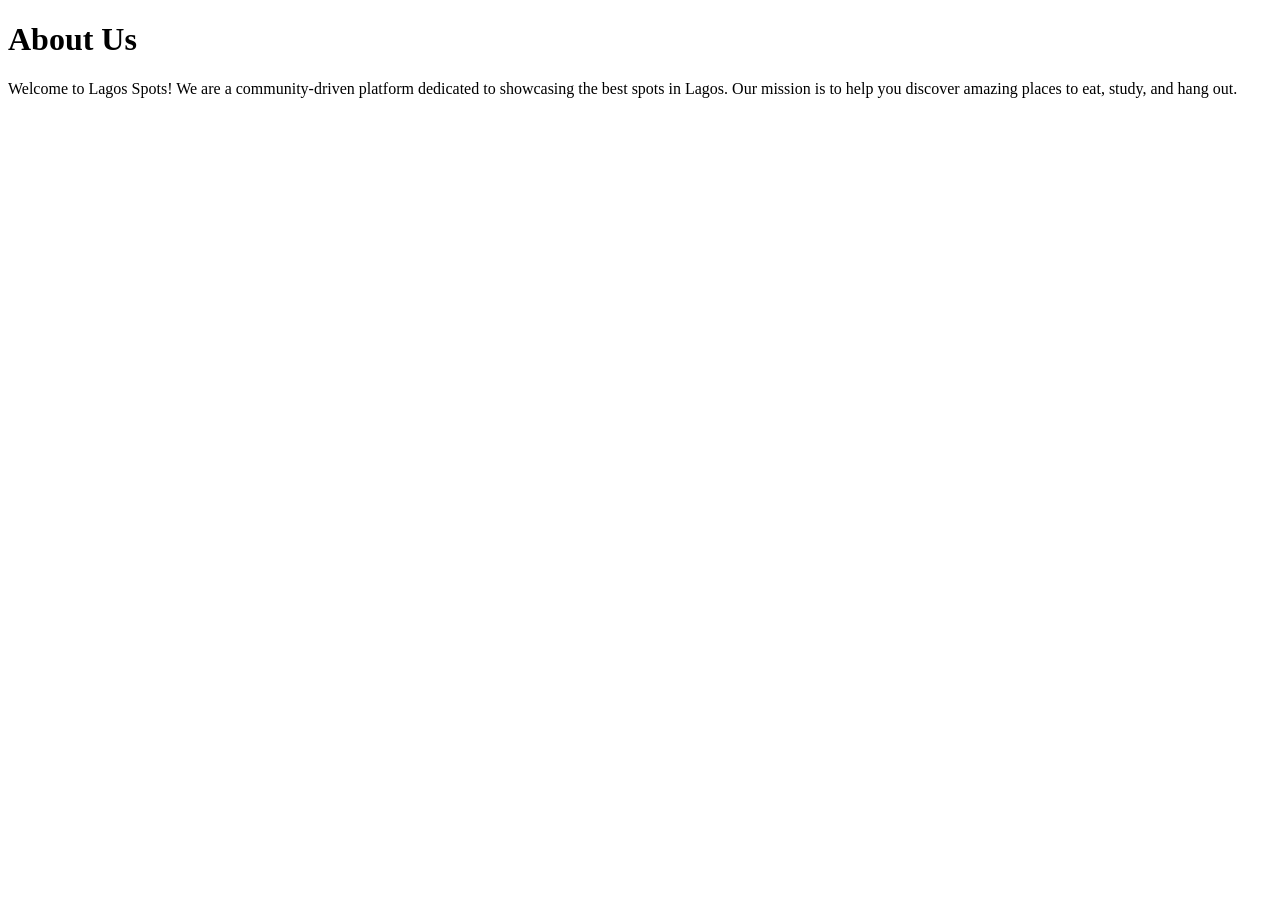
<file: about.html>
<!DOCTYPE html>
<html lang="en">
<head>
    <meta charset="UTF-8">
    <meta name="viewport" content="width=device-width, initial-scale=1.0">
    <title>About Us — Lagos Spots</title>
</head>
<body>
    <main>
        <h1>About Us</h1>
        <p>Welcome to Lagos Spots! We are a community-driven platform dedicated to showcasing the best spots in Lagos. Our mission is to help you discover amazing places to eat, study, and hang out.</p>
    </main>
</body>
</html>
</file>
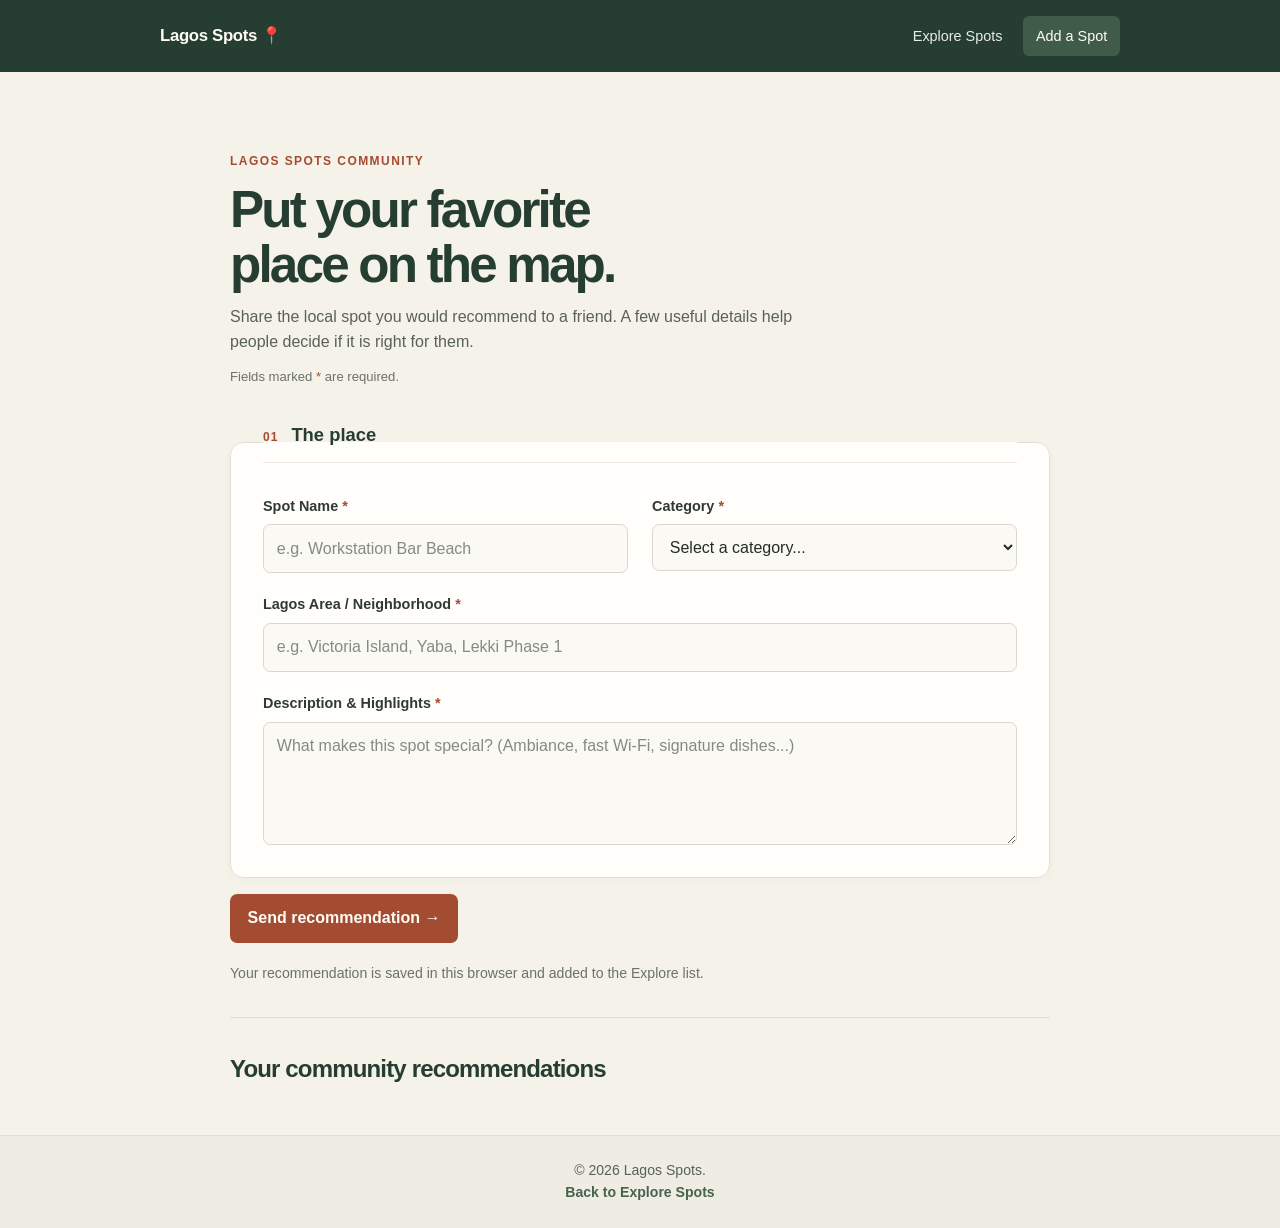
<file: submit.html>
<!DOCTYPE html>
<html lang='en'>

<head>
    <meta charset='UTF-8'>
    <meta name='viewport' content='width=device-width, initial-scale=1.0'>
    <title>Add a New Spot — Lagos Spots</title>
    <link rel="stylesheet" href="./style.css">
    <script src="./script.js" defer></script>
</head>

<body>
    <header>
        <a href='index.html' class='logo'>Lagos Spots 📍</a>
        <nav aria-label='Main Navigation'>
            <ul>
                <li><a href='index.html'>Explore Spots</a></li>
                <li><a href='submit.html' aria-current='page'>Add a Spot</a></li>
            </ul>
        </nav>
    </header>

    <main>
        <section aria-labelledby='page-title'>
            <p class="form-eyebrow">LAGOS SPOTS COMMUNITY</p>
            <h1 class="spot_title" id='page-title'>Put your favorite place on the map.</h1>
            <p>Share the local spot you would recommend to a friend. A few useful details help people decide if it is right for them.</p>
            <p><small>Fields marked <abbr title='required'>*</abbr> are required.</small></p>
        </section>

        <form id='add-spot-form'>
            <fieldset>
                <legend><span>01</span> The place</legend>
                <div class='form-group'>
                    <label for='spot-name'>Spot Name <abbr title='required'>*</abbr></label>
                    <input type='text' id='spot-name' name='spotName' placeholder='e.g. Workstation Bar Beach'
                        autocomplete='organization' required minlength='3' maxlength='80'>
                </div>

                <div class='form-group'>
                    <label for='spot-category'>Category <abbr title='required'>*</abbr></label>
                    <select id='spot-category' name='category' required>
                        <option value=''>Select a category...</option>
                        <optgroup label='Places to eat and drink'>
                            <option value='food'>Food &amp; Dining</option>
                            <option value='nightlife'>Nightlife &amp; Drinks</option>
                        </optgroup>
                        <optgroup label='Places to explore'>
                            <option value='study'>Co-working &amp; Study</option>
                            <option value='events'>Arts &amp; Events</option>
                        </optgroup>
                    </select>
                </div>
                <div class='form-group'>
                    <label for='spot-area'>Lagos Area / Neighborhood <abbr title='required'>*</abbr></label>
                    <input type='text' id='spot-area' name='area' list='lagos-areas'
                        placeholder='e.g. Victoria Island, Yaba, Lekki Phase 1' required>
                    <datalist id='lagos-areas'>
                        <option value='Ikeja'></option>
                        <option value='Ikoyi'></option>
                        <option value='Lekki'></option>
                        <option value='Surulere'></option>
                        <option value='Yaba'></option>
                    </datalist>
                </div>
                <div class='form-group'>
                    <label for='spot-description'>Description &amp; Highlights <abbr title='required'>*</abbr></label>
                    <textarea id='spot-description' name='description' rows='4' maxlength='500'
                        placeholder='What makes this spot special? (Ambiance, fast Wi-Fi, signature dishes...)' required
                        minlength='15'></textarea>
                </div>
            </fieldset>
            <button type='submit'>Send recommendation <span aria-hidden='true'>→</span></button>
        </form>

        <p class='form-note'>Your recommendation is saved in this browser and added to the Explore list.</p>
        <section class='submitted-spots' aria-labelledby='submitted-spots-title'>
            <h2 id='submitted-spots-title'>Your community recommendations</h2>
            <p class='spots-status' id='spots-status' role='status' aria-live='polite'></p>
            <div class='spots-grid' id='spots-list'></div>
        </section>
    </main>

    <footer>
        <p>&copy; <time datetime='2026'>2026</time> Lagos Spots.</p>
        <a href='index.html'>Back to Explore Spots</a>
    </footer>
</body>

</html>
</file>
<file: style.css>
/* Universal Reset */
* {
  margin: 0;
  padding: 0;
  box-sizing: border-box;
}

a {
  text-decoration: none;
}

/* ==========================================================================
   Page Layout & Wrapper Constraints
   ========================================================================== */
.page-container {
  width: 100%;
  max-width: 1200px;
  /* Prevents line lengths from stretching on ultrawide monitors */
  margin: 0 auto;
  /* Centers container horizontally */
  padding: 0 1.25rem;
}

/* ==========================================================================
   Responsive Header (Mobile-First)
   ========================================================================== */
.header {
  display: flex;
  flex-direction: column;
  /* Stack logo and nav vertically on mobile */
  gap: 1rem;
  padding: 1rem 0;
  border-bottom: 1px solid #e2e8f0;
  background-color: tomato;
}

.nav__list {
  display: flex;
  gap: 1rem;
  list-style: none;
}

/* Tablet & Desktop Header Enhancement */
@media (min-width: 768px) {
  .header {
    flex-direction: row;
    /* Switch to single row */
    justify-content: space-between;
    align-items: center;
    background-color: darkolivegreen;
  }
}

/* ==========================================================================
   Spots Directory Grid
   ========================================================================== */
.spots-grid {
  display: grid;
  grid-template-columns: repeat(auto-fit, minmax(280px, 1fr));
  gap: 1.5rem;
  margin-top: 2rem;
}



/* Theme Styles */

.light-theme {
  --bg-color: #ffffff;
  --text-color: #1a202c;
  --link-color: #3182ce;
  --header-bg: #f7fafc;
}

.dark-theme {
  --bg-color: #1a202c;
  --text-color: #edf2f7;
  --link-color: #63b3ed;
  --header-bg: #2d3748;
}

.bg-white {
  background-color: rgb(255 255 255);
}

.dark .dark\:bg-slate-900 {
  background-color: rgb(15 23 42);
}

.active {
  background-color: dodgerblue;
  padding: 5px;
  border: 0;
}

.innert {
  background-color: tomato;
  padding: 5px;
  border: 0;
}

#fave {
  background-color:bisque;
  padding: 5px;
  border: 0;
}

/* Spot recommendation form */
body:has(#add-spot-form) {
  min-height: 100vh;
  background: #f5f2e9;
  color: #242d24;
  font-family: "Avenir Next", Avenir, "Segoe UI", sans-serif;
  line-height: 1.55;
}

body:has(#add-spot-form) > header {
  display: flex;
  align-items: center;
  justify-content: space-between;
  gap: 1rem;
  padding: 1rem max(1.25rem, calc((100% - 960px) / 2));
  background: #263d32;
  color: #fffdf5;
}

body:has(#add-spot-form) > header .logo {
  color: inherit;
  font-size: 1.05rem;
  font-weight: 700;
  letter-spacing: -0.02em;
}

body:has(#add-spot-form) > header nav ul {
  display: flex;
  flex-wrap: wrap;
  gap: 0.5rem;
  list-style: none;
}

body:has(#add-spot-form) > header nav a {
  display: block;
  padding: 0.55rem 0.8rem;
  border-radius: 0.4rem;
  color: #e8eee7;
  font-size: 0.9rem;
}

body:has(#add-spot-form) > header nav a[aria-current="page"] {
  background: #405b49;
  color: #fffdf5;
}

body:has(#add-spot-form) > main {
  width: min(100% - 2rem, 820px);
  margin: 0 auto;
  padding: clamp(2.5rem, 7vw, 5rem) 0 3rem;
}

body:has(#add-spot-form) main > section:first-child {
  max-width: 650px;
  margin-bottom: 2rem;
}

.form-eyebrow {
  margin-bottom: 0.7rem;
  color: #a44c32;
  font-size: 0.75rem;
  font-weight: 700;
  letter-spacing: 0.12em;
}

body:has(#add-spot-form) .spot_title {
  max-width: 620px;
  margin-bottom: 0.8rem;
  color: #263d32;
  font-size: clamp(2rem, 5vw, 3.2rem);
  font-weight: 700;
  letter-spacing: -0.055em;
  line-height: 1.08;
  text-wrap: balance;
}

body:has(#add-spot-form) main > section:first-child > p:not(.form-eyebrow) {
  max-width: 580px;
  color: #586258;
}

body:has(#add-spot-form) main > section:first-child small {
  display: inline-block;
  margin-top: 0.8rem;
  color: #69736a;
  font-size: 0.82rem;
}

body:has(#add-spot-form) abbr[title="required"] {
  color: #a44c32;
  text-decoration: none;
}

#add-spot-form {
  display: grid;
  gap: 1rem;
}

#add-spot-form > fieldset {
  display: grid;
  grid-template-columns: repeat(2, minmax(0, 1fr));
  gap: 1.25rem 1.5rem;
  min-width: 0;
  padding: clamp(1.25rem, 4vw, 2rem);
  border: 1px solid #e1dfd4;
  border-radius: 0.85rem;
  background: #fffefb;
  box-shadow: 0 2px 6px rgba(38, 61, 50, 0.04);
}

#add-spot-form > fieldset > legend {
  grid-column: 1 / -1;
  width: 100%;
  padding-bottom: 0.75rem;
  border-bottom: 1px solid #ebe9e0;
  color: #263d32;
  font-size: 1.15rem;
  font-weight: 700;
}

#add-spot-form > fieldset > legend span {
  margin-right: 0.5rem;
  color: #a44c32;
  font-size: 0.75rem;
  letter-spacing: 0.08em;
}

#add-spot-form .form-group {
  display: grid;
  align-content: start;
  gap: 0.45rem;
  min-width: 0;
}

#add-spot-form label,
#add-spot-form fieldset fieldset legend {
  color: #303a31;
  font-size: 0.9rem;
  font-weight: 600;
}

#add-spot-form input:not([type="checkbox"]):not([type="radio"]),
#add-spot-form select,
#add-spot-form textarea {
  width: 100%;
  min-height: 2.9rem;
  padding: 0.7rem 0.8rem;
  border: 1px solid #d6d8ce;
  border-radius: 0.45rem;
  background: #faf9f4;
  color: #242d24;
  font: inherit;
}

#add-spot-form textarea {
  min-height: 7rem;
  resize: vertical;
}

#add-spot-form input::placeholder,
#add-spot-form textarea::placeholder {
  color: #858b82;
}

#add-spot-form input:focus-visible,
#add-spot-form select:focus-visible,
#add-spot-form textarea:focus-visible,
#add-spot-form button:focus-visible,
body:has(#add-spot-form) a:focus-visible {
  outline: 3px solid #c46a45;
  outline-offset: 3px;
}

#add-spot-form > fieldset:first-of-type > .form-group:has(#spot-area),
#add-spot-form > fieldset:first-of-type > .form-group:has(#spot-description) {
  grid-column: 1 / -1;
}

#add-spot-form > fieldset:nth-of-type(2) > p,
#add-spot-form > fieldset:nth-of-type(2) > fieldset {
  grid-column: 1 / -1;
}

#add-spot-form > fieldset fieldset {
  display: flex;
  flex-wrap: wrap;
  align-items: center;
  gap: 0.65rem 1.25rem;
  min-width: 0;
  padding: 1rem;
  border: 1px solid #e7e5db;
  border-radius: 0.55rem;
}

#add-spot-form > fieldset fieldset legend {
  padding: 0 0.35rem;
}

#add-spot-form > fieldset fieldset p {
  flex-basis: 100%;
  margin-top: -0.35rem;
  color: #69736a;
  font-size: 0.85rem;
}

#add-spot-form > fieldset fieldset .form-group,
#add-spot-form > .form-group {
  display: flex;
  align-items: center;
  gap: 0.55rem;
}

#add-spot-form input[type="checkbox"],
#add-spot-form input[type="radio"] {
  width: 1.1rem;
  height: 1.1rem;
  margin: 0;
  accent-color: #47634d;
}

#add-spot-form > .form-group {
  padding: 0.35rem 0.1rem;
}

#add-spot-form > button[type="submit"] {
  justify-self: start;
  min-height: 3rem;
  padding: 0.75rem 1.1rem;
  border: 0;
  border-radius: 0.45rem;
  background: #a44c32;
  color: #fffdf8;
  cursor: pointer;
  font: inherit;
  font-weight: 700;
  transition: background-color 150ms ease, transform 150ms ease;
}

#add-spot-form > button[type="submit"]:hover {
  background: #873d29;
}

#add-spot-form > button[type="submit"]:active {
  transform: scale(0.98);
}

.form-note {
  margin-top: 1.25rem;
  color: #69736a;
  font-size: 0.88rem;
}

body:has(#add-spot-form) > footer {
  padding: 1.5rem 1rem;
  border-top: 1px solid #e1dfd4;
  background: #eeece3;
  color: #586258;
  font-size: 0.88rem;
  text-align: center;
}

body:has(#add-spot-form) > footer a {
  color: #47634d;
  font-weight: 600;
}

@media (max-width: 600px) {
  body:has(#add-spot-form) > header {
    align-items: flex-start;
    flex-direction: column;
  }

  #add-spot-form > fieldset {
    grid-template-columns: minmax(0, 1fr);
  }

  #add-spot-form > fieldset > legend,
  #add-spot-form > fieldset:first-of-type > .form-group:has(#spot-area),
  #add-spot-form > fieldset:first-of-type > .form-group:has(#spot-description),
  #add-spot-form > fieldset:nth-of-type(2) > p,
  #add-spot-form > fieldset:nth-of-type(2) > fieldset {
    grid-column: 1;
  }
}

@media (prefers-reduced-motion: reduce) {
  #add-spot-form > button[type="submit"] {
    transition: none;
  }
}

/* Explore page */
body:has(.explore-page) {
  min-height: 100vh;
  background: #f5f2e9;
  color: #242d24;
  font-family: "Avenir Next", Avenir, "Segoe UI", sans-serif;
  line-height: 1.55;
}

body:has(.explore-page) .skip-link {
  position: absolute;
  z-index: 2;
  top: 0.75rem;
  left: 0.75rem;
  transform: translateY(-160%);
  padding: 0.65rem 0.9rem;
  border-radius: 0.35rem;
  background: #fffefb;
  color: #263d32;
  font-weight: 700;
}

body:has(.explore-page) .skip-link:focus {
  transform: translateY(0);
}

body:has(.explore-page) > .header {
  position: relative;
  z-index: 1;
  display: flex;
  width: 100%;
  flex-direction: row;
  align-items: center;
  justify-content: space-between;
  gap: 1rem;
  padding: 0.85rem max(1.25rem, calc((100% - 1200px) / 2));
  border: 0;
  background: #263d32;
}

body:has(.explore-page) .logo {
  display: inline-flex;
  align-items: center;
  gap: 0.55rem;
  color: #fffdf5;
  font-size: 1rem;
  font-weight: 700;
  letter-spacing: -0.02em;
}

body:has(.explore-page) .logo img {
  display: block;
  object-fit: contain;
}

body:has(.explore-page) > .header .logo img {
  filter: brightness(0) invert(1);
}

body:has(.explore-page) .nav__list {
  align-items: center;
  gap: 0.35rem;
}

body:has(.explore-page) .nav__list a {
  display: inline-flex;
  min-height: 2.65rem;
  align-items: center;
  gap: 0.35rem;
  padding: 0.55rem 0.85rem;
  border-radius: 0.4rem;
  color: #e6ece4;
  font-size: 0.9rem;
  font-weight: 600;
}

body:has(.explore-page) .nav__list a[aria-current="page"] {
  background: #405b49;
  color: #fffdf5;
}

body:has(.explore-page) .nav__list a[href="submit.html"] {
  background: #f0c77a;
  color: #263d32;
}

body:has(.explore-page) a:focus-visible {
  outline: 3px solid #c46a45;
  outline-offset: 3px;
}

.explore-page {
  width: 100%;
}

.explore-hero {
  position: relative;
  display: grid;
  min-height: 530px;
  grid-template-columns: minmax(0, 1fr) minmax(280px, 0.9fr);
  align-items: center;
  gap: clamp(2rem, 6vw, 5rem);
  overflow: hidden;
  padding: clamp(3.5rem, 8vw, 6rem) max(1.5rem, calc((100% - 1120px) / 2)) 5rem;
  background: #263d32;
  color: #fffdf5;
}

.explore-hero::before {
  position: absolute;
  top: -18rem;
  right: 12%;
  width: 42rem;
  height: 42rem;
  border: 1px solid rgba(245, 242, 233, 0.08);
  border-radius: 50%;
  content: "";
  pointer-events: none;
}

.explore-hero__content {
  position: relative;
  z-index: 1;
  max-width: 610px;
}

.explore-eyebrow,
.section-eyebrow {
  margin-bottom: 0.9rem;
  color: #d7b76f;
  font-size: 0.75rem;
  font-weight: 700;
  letter-spacing: 0.13em;
  text-transform: uppercase;
}

.explore-eyebrow span {
  margin-right: 0.35rem;
  color: #e88c62;
  font-size: 1rem;
}

.explore-hero h1 {
  margin-bottom: 1.1rem;
  font-size: clamp(2.8rem, 6.8vw, 5.3rem);
  font-weight: 700;
  letter-spacing: -0.065em;
  line-height: 0.99;
  text-wrap: balance;
}

.explore-hero h1 span {
  color: #e8c77d;
}

.explore-hero__intro {
  max-width: 470px;
  color: #d9e0d7;
  font-size: clamp(1rem, 1.6vw, 1.12rem);
  line-height: 1.7;
  text-wrap: pretty;
}

.explore-hero__actions {
  display: flex;
  flex-wrap: wrap;
  align-items: center;
  gap: 1.25rem;
  margin-top: 1.8rem;
}

.explore-button {
  display: inline-flex;
  min-height: 3rem;
  align-items: center;
  justify-content: center;
  gap: 0.7rem;
  padding: 0.75rem 1rem;
  border-radius: 0.4rem;
  font-size: 0.9rem;
  font-weight: 700;
  transition: background-color 150ms ease, transform 150ms ease;
}

.explore-button:active {
  transform: scale(0.98);
}

.explore-button--light {
  background: #fffdf5;
  color: #263d32;
}

.explore-button--light:hover {
  background: #f0c77a;
}

.explore-hero__link {
  min-height: 2.75rem;
  align-content: center;
  color: #fffdf5;
  font-size: 0.9rem;
  font-weight: 600;
}

.lagos-mark {
  position: relative;
  width: min(100%, 430px);
  justify-self: end;
  padding: 1rem;
  border: 1px solid rgba(244, 241, 230, 0.18);
  border-radius: 0.85rem;
  background: rgba(255, 253, 245, 0.06);
  box-shadow: 0 20px 70px rgba(9, 23, 16, 0.18);
  transform: rotate(1.5deg);
}

.lagos-mark__topline,
.lagos-mark__caption {
  display: flex;
  align-items: center;
  justify-content: space-between;
  gap: 0.75rem;
}

.lagos-mark__topline {
  color: #d8dfd4;
  font-size: 0.62rem;
  font-weight: 700;
  letter-spacing: 0.1em;
}

.lagos-mark__map {
  display: block;
  width: 100%;
  margin: 0.7rem 0 0.2rem;
  overflow: visible;
}

.lagos-mark__map path {
  stroke: rgba(241, 231, 195, 0.34);
  stroke-width: 1.4;
}

.lagos-mark__map circle {
  fill: #e5ba6b;
}

.lagos-mark__map .lagos-mark__pin {
  fill: #e88c62;
  stroke: #fff5dc;
  stroke-width: 3;
}

.lagos-mark__caption {
  justify-content: flex-start;
  color: #fffdf5;
  font-size: 0.85rem;
  font-weight: 600;
}

.lagos-mark__pin-dot {
  width: 0.55rem;
  height: 0.55rem;
  border: 2px solid #fff4d8;
  border-radius: 50%;
  background: #e88c62;
}

.lagos-mark__footer {
  margin-top: 1.1rem;
  padding-top: 0.7rem;
  border-top: 1px solid rgba(244, 241, 230, 0.15);
  color: #d8dfd4;
  font-size: 0.78rem;
}

.hero-scroll {
  position: absolute;
  bottom: 1.2rem;
  left: max(1.5rem, calc((100% - 1120px) / 2));
  display: inline-flex;
  align-items: center;
  gap: 0.55rem;
  color: #d8dfd4;
  font-size: 0.65rem;
  font-weight: 700;
  letter-spacing: 0.14em;
}

.hero-scroll span {
  color: #e8c77d;
  font-size: 1rem;
}

.spots-section {
  width: min(100% - 3rem, 1120px);
  margin: 0 auto;
  padding: clamp(3.5rem, 8vw, 6rem) 0;
}

.spots-section__heading {
  display: flex;
  align-items: end;
  justify-content: space-between;
  gap: 2rem;
  margin-bottom: 1.7rem;
}

.spots-section .section-eyebrow {
  margin-bottom: 0.45rem;
  color: #a44c32;
}

.spots-section__heading h2,
.share-note h2 {
  color: #263d32;
  font-size: clamp(1.8rem, 4vw, 2.55rem);
  font-weight: 700;
  letter-spacing: -0.05em;
  line-height: 1.1;
  text-wrap: balance;
}

.spots-section__heading > p {
  max-width: 260px;
  padding-bottom: 0.2rem;
  color: #69736a;
  font-size: 0.9rem;
}

.spots-grid {
  display: grid;
  grid-template-columns: repeat(2, minmax(0, 1fr));
  align-items: stretch;
  gap: 1.25rem;
  margin-top: 0;
}

.spots-status:not(:empty) {
  margin: 0.75rem 0;
  color: #405b49;
  font-size: 0.9rem;
  font-weight: 600;
}

.place-search {
  display: grid;
  gap: 0.55rem;
  max-width: 760px;
  margin: 2rem 0 1rem;
}

.place-search > label {
  color: #303a31;
  font-size: 0.9rem;
  font-weight: 700;
}

.place-search__controls {
  display: flex;
  gap: 0.65rem;
}

.place-search__controls input {
  width: 100%;
  min-width: 0;
  min-height: 3rem;
  padding: 0.7rem 0.8rem;
  border: 1px solid #b7bdb2;
  border-radius: 0.45rem;
  background: #fffefb;
  color: #242d24;
  font: inherit;
}

.place-search__controls input:focus-visible,
.place-search__submit:focus-visible,
.place-search__result:focus-visible {
  outline: 3px solid #a44c32;
  outline-offset: 3px;
}

.place-search__controls input[aria-invalid="true"] {
  border-color: #a44c32;
}

.place-search__submit {
  min-width: 8.5rem;
  min-height: 3rem;
  padding: 0.7rem 1rem;
  border: 0;
  border-radius: 0.45rem;
  background: #a44c32;
  color: #fffdf8;
  cursor: pointer;
  font: inherit;
  font-weight: 700;
}

.place-search__submit:hover:not(:disabled) {
  background: #873d29;
}

.place-search__submit:disabled {
  cursor: wait;
  opacity: 0.72;
}

.place-search__hint,
.place-search__field-error {
  color: #586258;
  font-size: 0.85rem;
}

.place-search__hint a {
  color: #405b49;
  text-decoration: underline;
  text-underline-offset: 0.15em;
}

.place-search__field-error,
.place-search__error {
  color: #873d29;
  font-size: 0.9rem;
  font-weight: 600;
}

.place-search__status {
  min-height: 1.5em;
}

.place-search__status[data-state="loading"]::before {
  display: inline-block;
  width: 0.8rem;
  height: 0.8rem;
  margin-right: 0.55rem;
  border: 2px solid #b9c3b6;
  border-top-color: #405b49;
  border-radius: 50%;
  animation: place-search-spin 700ms linear infinite;
  content: "";
  vertical-align: -0.1em;
}

.place-search__status[data-state="empty"] {
  color: #873d29;
}

.place-search__selection {
  margin: 0.5rem 0 1rem;
  padding: 0.85rem 1rem;
  border-left: 3px solid #a44c32;
  background: #eeece3;
  color: #263d32;
  font-size: 0.9rem;
  font-weight: 600;
  overflow-wrap: anywhere;
}

.place-search__results {
  margin: 0 0 2rem;
  padding: 0;
  list-style: none;
}

.place-search__results:empty {
  display: none;
}

.place-search__item {
  min-width: 0;
}

.place-search__result {
  display: grid;
  width: 100%;
  min-height: 100%;
  align-content: start;
  gap: 0.55rem;
  padding: 1rem;
  border: 1px solid #e1dfd4;
  border-radius: 0.75rem;
  background: #fffefb;
  color: #242d24;
  cursor: pointer;
  font: inherit;
  text-align: left;
  transition: border-color 150ms ease, box-shadow 150ms ease;
}

.place-search__result:hover {
  border-color: #a9b5a7;
  box-shadow: 0 3px 12px rgba(38, 61, 50, 0.1);
}

.place-search__result-title {
  color: #263d32;
  font-size: 1.05rem;
  font-weight: 700;
}

.place-search__result-address {
  color: #586258;
  font-size: 0.88rem;
  line-height: 1.45;
}

@keyframes place-search-spin {
  to {
    transform: rotate(360deg);
  }
}

@media (prefers-reduced-motion: reduce) {
  .place-search__status[data-state="loading"]::before {
    animation: none;
    border-top-color: #405b49;
  }

  .place-search__result {
    transition: none;
  }
}

.submitted-spots {
  margin-top: 2rem;
  padding-top: 2rem;
  border-top: 1px solid #e1dfd4;
}

.submitted-spots h2 {
  color: #263d32;
  font-size: 1.5rem;
  font-weight: 700;
  letter-spacing: -0.035em;
}

.submitted-spots .spots-grid:empty {
  display: none;
}

.spot-card {
  min-width: 0;
  overflow: hidden;
  border: 1px solid #e1dfd4;
  border-radius: 0.75rem;
  background: #fffefb;
  box-shadow: 0 3px 12px rgba(38, 61, 50, 0.045);
}

.spot-card__art,
.spot-card__image-wrap {
  position: relative;
  display: flex;
  min-height: 220px;
  align-items: end;
  overflow: hidden;
}

.spot-card__art {
  justify-content: space-between;
  padding: 1.25rem;
  background:
    radial-gradient(ellipse at 75% 30%, rgba(232, 199, 125, 0.38) 0 12%, transparent 12.5%),
    radial-gradient(ellipse at 76% 32%, transparent 0 24%, rgba(239, 218, 164, 0.17) 24.5% 25%, transparent 25.5%),
    linear-gradient(135deg, #67493b 0%, #31483b 72%);
  color: #fff9e8;
}

.spot-card__art::after {
  position: absolute;
  top: -65px;
  right: -25px;
  width: 210px;
  height: 210px;
  border: 1px solid rgba(255, 249, 232, 0.19);
  border-radius: 50%;
  content: "";
}

.spot-card__art-label {
  position: absolute;
  top: 1.25rem;
  left: 1.25rem;
  color: rgba(255, 249, 232, 0.8);
  font-size: 0.65rem;
  font-weight: 700;
  letter-spacing: 0.12em;
}

.spot-card__art-title {
  position: relative;
  z-index: 1;
  font-size: clamp(2.2rem, 4vw, 3.2rem);
  font-weight: 700;
  letter-spacing: -0.06em;
  line-height: 0.95;
}

.spot-card__art-mark {
  position: relative;
  z-index: 1;
  color: rgba(255, 249, 232, 0.52);
  font-family: Georgia, serif;
  font-size: 6rem;
  font-style: italic;
  line-height: 0.8;
}

.spot-card__image-wrap {
  min-height: 220px;
  background: #d5c7a6;
}

.spot-card__image-wrap img {
  position: absolute;
  width: 100%;
  height: 100%;
  object-fit: cover;
  object-position: center 45%;
}

.spot-card__image-wrap::after {
  position: absolute;
  inset: 45% 0 0;
  background: linear-gradient(transparent, rgba(28, 35, 29, 0.65));
  content: "";
}

.spot-card__image-label {
  position: relative;
  z-index: 1;
  padding: 1rem 1.15rem;
  color: #fff;
  font-size: 0.65rem;
  font-weight: 700;
  letter-spacing: 0.12em;
}

.spot-card__body {
  padding: 1.2rem 1.25rem 1.3rem;
}

.spot-card__meta {
  display: flex;
  flex-wrap: wrap;
  align-items: center;
  justify-content: space-between;
  gap: 0.5rem;
  margin-bottom: 0.7rem;
}

.spot-card__category {
  padding: 0.25rem 0.55rem;
  border-radius: 99px;
  background: #edf0e8;
  color: #405b49;
  font-size: 0.7rem;
  font-weight: 700;
}

.spot-card__area {
  color: #73796e;
  font-size: 0.75rem;
}

.spot-card h3 {
  margin-bottom: 0.35rem;
  color: #263d32;
  font-size: 1.35rem;
  font-weight: 700;
  letter-spacing: -0.035em;
}

.spot-card__body > p {
  min-height: 3.1em;
  color: #626c62;
  font-size: 0.9rem;
}

.spot-card__link {
  display: inline-flex;
  min-height: 2.75rem;
  align-items: center;
  gap: 0.45rem;
  margin-top: 0.8rem;
  color: #8d432d;
  font-size: 0.85rem;
  font-weight: 700;
}

.share-note {
  display: flex;
  align-items: center;
  justify-content: space-between;
  gap: 2rem;
  margin-top: clamp(3rem, 7vw, 5rem);
  padding: clamp(1.5rem, 4vw, 2.5rem);
  border-radius: 0.75rem;
  background: #e9e6d9;
}

.share-note > div {
  max-width: 600px;
}

.share-note h2 {
  font-size: clamp(1.5rem, 3.5vw, 2.15rem);
}

.share-note > div > p:last-child {
  margin-top: 0.65rem;
  color: #626c62;
  font-size: 0.9rem;
}

.explore-button--dark {
  flex: 0 0 auto;
  background: #a44c32;
  color: #fffdf8;
}

.explore-button--dark:hover {
  background: #873d29;
}

.explore-footer {
  display: flex;
  align-items: center;
  justify-content: space-between;
  gap: 1rem;
  padding: 1.25rem max(1.5rem, calc((100% - 1120px) / 2));
  border-top: 1px solid #e1dfd4;
  background: #eeece3;
}

.explore-footer .logo {
  color: #263d32;
}

.explore-footer p {
  color: #69736a;
  font-size: 0.8rem;
}

.explore-footer > a:last-child {
  color: #47634d;
  font-size: 0.85rem;
  font-weight: 700;
}

@media (max-width: 760px) {
  .explore-hero {
    min-height: auto;
    grid-template-columns: minmax(0, 1fr);
    gap: 2.5rem;
    padding-bottom: 5rem;
  }

  .lagos-mark {
    width: min(100%, 480px);
    justify-self: center;
  }
}

@media (max-width: 600px) {
  body:has(.explore-page) > .header {
    padding: 0.75rem 1rem;
  }

  body:has(.explore-page) .nav__list {
    gap: 0.15rem;
  }

  body:has(.explore-page) .nav__list a {
    padding: 0.5rem 0.6rem;
    font-size: 0.8rem;
  }

  .explore-hero {
    gap: 2rem;
    padding: 3.5rem 1.25rem 4.5rem;
  }

  .explore-hero h1 {
    font-size: clamp(2.75rem, 13vw, 4rem);
  }

  .explore-hero__actions {
    align-items: flex-start;
    flex-direction: column;
    gap: 0.65rem;
  }

  .spots-section {
    width: min(100% - 2rem, 1120px);
    padding: 3rem 0;
  }

  .spots-section__heading {
    align-items: flex-start;
    flex-direction: column;
    gap: 0.65rem;
  }

  .place-search__controls {
    align-items: stretch;
    flex-direction: column;
  }

  .place-search__submit {
    width: 100%;
  }

  .spots-grid {
    grid-template-columns: minmax(0, 1fr);
  }

  .spot-card__body > p {
    min-height: 0;
  }

  .share-note {
    align-items: flex-start;
    flex-direction: column;
    gap: 1.25rem;
    margin-top: 3rem;
  }

  .explore-footer {
    align-items: flex-start;
    flex-direction: column;
    padding: 1.25rem;
  }
}

@media (prefers-reduced-motion: reduce) {
  .explore-button {
    transition: none;
  }
}
</file>
